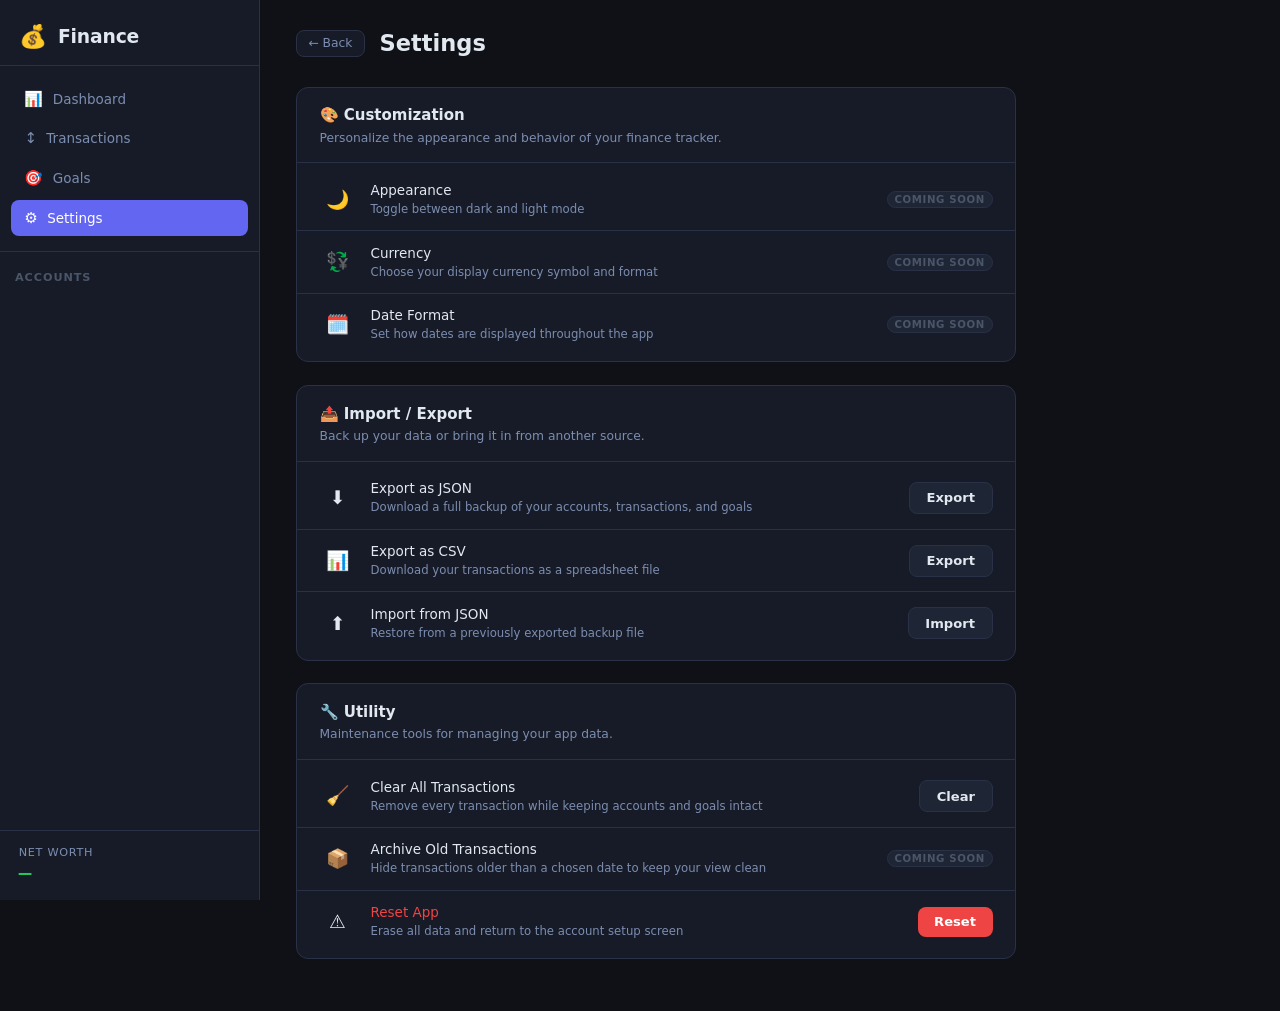
<file: settings.html>
<!DOCTYPE html>
<html lang="en">
<head>
  <meta charset="UTF-8" />
  <meta name="viewport" content="width=device-width, initial-scale=1.0" />
  <title>Settings — Finance</title>
  <link rel="stylesheet" href="styles.css" />
</head>
<body>

  <!-- Mobile top bar (hidden on desktop via CSS) -->
  <div class="mobile-topbar" id="mobileTopbar">
    <div class="mobile-topbar-brand">
      <span class="app-logo">💰</span>
      <span class="app-title">Finance</span>
    </div>
    <button class="hamburger-btn" id="hamburgerBtn" aria-label="Toggle menu">
      <span class="ham-line"></span>
      <span class="ham-line"></span>
      <span class="ham-line"></span>
    </button>
  </div>

  <!-- Drawer backdrop (mobile only) -->
  <div class="drawer-backdrop" id="drawerBackdrop"></div>

  <!-- Sidebar -->
  <aside class="sidebar" id="sidebar">
    <div class="sidebar-header">
      <span class="app-logo">💰</span>
      <h1 class="app-title">Finance</h1>
    </div>

    <nav class="sidebar-nav">
      <a href="index.html" class="nav-item">
        <span class="nav-icon">📊</span> Dashboard
      </a>
      <a href="index.html" class="nav-item">
        <span class="nav-icon">↕️</span> Transactions
      </a>
      <a href="index.html" class="nav-item">
        <span class="nav-icon">🎯</span> Goals
      </a>
      <a href="settings.html" class="nav-item active">
        <span class="nav-icon">⚙️</span> Settings
      </a>
    </nav>

    <div class="sidebar-accounts">
      <div class="section-header">
        <span>Accounts</span>
      </div>
      <ul class="account-list" id="accountList"></ul>
    </div>

    <div class="sidebar-footer">
      <div class="net-worth-label">Net Worth</div>
      <div class="net-worth-value mono" id="netWorth">—</div>
    </div>
  </aside>

  <!-- Main content -->
  <main class="main">
    <div class="settings-page">

      <div class="settings-page-header">
        <a href="index.html" class="back-link">← Back</a>
        <h2>Settings</h2>
      </div>

      <!-- ========================
           Section 1: Customization
           ======================== -->
      <section class="settings-section">
        <div class="settings-section-hd">
          <h3>🎨 Customization</h3>
          <p>Personalize the appearance and behavior of your finance tracker.</p>
        </div>
        <div class="settings-section-body">

          <div class="settings-row">
            <div class="settings-row-icon">🌙</div>
            <div class="settings-row-content">
              <div class="settings-row-title">Appearance</div>
              <div class="settings-row-desc">Toggle between dark and light mode</div>
            </div>
            <span class="settings-badge">Coming soon</span>
          </div>

          <div class="settings-row">
            <div class="settings-row-icon">💱</div>
            <div class="settings-row-content">
              <div class="settings-row-title">Currency</div>
              <div class="settings-row-desc">Choose your display currency symbol and format</div>
            </div>
            <span class="settings-badge">Coming soon</span>
          </div>

          <div class="settings-row">
            <div class="settings-row-icon">🗓️</div>
            <div class="settings-row-content">
              <div class="settings-row-title">Date Format</div>
              <div class="settings-row-desc">Set how dates are displayed throughout the app</div>
            </div>
            <span class="settings-badge">Coming soon</span>
          </div>

        </div>
      </section>

      <!-- ==========================
           Section 2: Import / Export
           ========================== -->
      <section class="settings-section">
        <div class="settings-section-hd">
          <h3>📤 Import / Export</h3>
          <p>Back up your data or bring it in from another source.</p>
        </div>
        <div class="settings-section-body">

          <div class="settings-row">
            <div class="settings-row-icon">⬇️</div>
            <div class="settings-row-content">
              <div class="settings-row-title">Export as JSON</div>
              <div class="settings-row-desc">Download a full backup of your accounts, transactions, and goals</div>
            </div>
            <button class="btn ghost" disabled>Export</button>
          </div>

          <div class="settings-row">
            <div class="settings-row-icon">📊</div>
            <div class="settings-row-content">
              <div class="settings-row-title">Export as CSV</div>
              <div class="settings-row-desc">Download your transactions as a spreadsheet file</div>
            </div>
            <button class="btn ghost" disabled>Export</button>
          </div>

          <div class="settings-row">
            <div class="settings-row-icon">⬆️</div>
            <div class="settings-row-content">
              <div class="settings-row-title">Import from JSON</div>
              <div class="settings-row-desc">Restore from a previously exported backup file</div>
            </div>
            <button class="btn ghost" disabled>Import</button>
          </div>

        </div>
      </section>

      <!-- ==================
           Section 3: Utility
           ================== -->
      <section class="settings-section">
        <div class="settings-section-hd">
          <h3>🔧 Utility</h3>
          <p>Maintenance tools for managing your app data.</p>
        </div>
        <div class="settings-section-body">

          <div class="settings-row">
            <div class="settings-row-icon">🧹</div>
            <div class="settings-row-content">
              <div class="settings-row-title">Clear All Transactions</div>
              <div class="settings-row-desc">Remove every transaction while keeping accounts and goals intact</div>
            </div>
            <button class="btn ghost" disabled>Clear</button>
          </div>

          <div class="settings-row">
            <div class="settings-row-icon">📦</div>
            <div class="settings-row-content">
              <div class="settings-row-title">Archive Old Transactions</div>
              <div class="settings-row-desc">Hide transactions older than a chosen date to keep your view clean</div>
            </div>
            <span class="settings-badge">Coming soon</span>
          </div>

          <div class="settings-row settings-row-danger">
            <div class="settings-row-icon">⚠️</div>
            <div class="settings-row-content">
              <div class="settings-row-title">Reset App</div>
              <div class="settings-row-desc">Erase all data and return to the account setup screen</div>
            </div>
            <button class="btn danger" disabled>Reset</button>
          </div>

        </div>
      </section>

    </div>
  </main>

  <!-- Toast container (needed if app.js triggers any toasts) -->
  <div class="toast-container" id="toastContainer"></div>

  <script src="app.js"></script>
</body>
</html>
</file>
<file: styles.css>
/* =====================
   CSS Variables / Reset
   ===================== */
:root {
  --bg: #0f1117;
  --bg2: #161b27;
  --bg3: #1e2535;
  --border: #2a3147;
  --text: #e2e8f0;
  --text-muted: #7c8db0;
  --text-dim: #4a5568;
  --primary: #6366f1;
  --primary-dark: #4f51c9;
  --income: #22c55e;
  --expense: #ef4444;
  --transfer: #f59e0b;
  --radius: 12px;
  --radius-sm: 8px;
  --shadow: 0 4px 24px rgba(0,0,0,0.4);
  --font: 'Segoe UI', system-ui, sans-serif;
  --mono: 'Courier New', 'Consolas', monospace;
  --sidebar-w: 260px;
  --transition: 0.18s ease;
}

*, *::before, *::after { box-sizing: border-box; margin: 0; padding: 0; }

html { font-size: 15px; }

body {
  font-family: var(--font);
  background: var(--bg);
  color: var(--text);
  min-height: 100vh;
  display: flex;
  overflow-x: hidden;
}

ul { list-style: none; }
button { cursor: pointer; border: none; background: none; color: inherit; font: inherit; }
input, select, textarea { font: inherit; color: inherit; background: var(--bg3); border: 1px solid var(--border); border-radius: var(--radius-sm); padding: 0.55rem 0.75rem; width: 100%; outline: none; transition: border-color var(--transition); }
input:focus, select:focus { border-color: var(--primary); }
input::placeholder { color: var(--text-dim); }

.mono { font-family: var(--mono); letter-spacing: -0.02em; }

/* =====================
   Layout
   ===================== */
.sidebar {
  width: var(--sidebar-w);
  min-height: 100vh;
  background: var(--bg2);
  border-right: 1px solid var(--border);
  display: flex;
  flex-direction: column;
  position: fixed;
  top: 0; left: 0;
  z-index: 10;
}

.main {
  margin-left: var(--sidebar-w);
  flex: 1;
  padding: 2rem 2.4rem;
  min-height: 100vh;
  max-width: calc(100vw - var(--sidebar-w));
}

/* =====================
   Sidebar
   ===================== */
.sidebar-header {
  display: flex;
  align-items: center;
  gap: 0.75rem;
  padding: 1.5rem 1.25rem 1rem;
  border-bottom: 1px solid var(--border);
}

.app-logo { font-size: 1.5rem; }
.app-title { font-size: 1.25rem; font-weight: 700; letter-spacing: -0.01em; }

.sidebar-nav {
  display: flex;
  flex-direction: column;
  padding: 1rem 0.75rem;
  gap: 0.25rem;
}

.nav-item {
  display: flex;
  align-items: center;
  gap: 0.625rem;
  padding: 0.6rem 0.875rem;
  border-radius: var(--radius-sm);
  font-size: 0.9rem;
  font-weight: 500;
  color: var(--text-muted);
  transition: background var(--transition), color var(--transition);
  text-align: left;
  text-decoration: none;
}
.nav-item:hover { background: var(--bg3); color: var(--text); }
.nav-item.active { background: var(--primary); color: #fff; }
.nav-icon { font-size: 1rem; }

.sidebar-accounts {
  flex: 1;
  overflow-y: auto;
  padding: 0.5rem 0.75rem 0.5rem;
  border-top: 1px solid var(--border);
}

.section-header {
  display: flex;
  align-items: center;
  justify-content: space-between;
  padding: 0.75rem 0.25rem 0.5rem;
  font-size: 0.75rem;
  font-weight: 600;
  text-transform: uppercase;
  letter-spacing: 0.08em;
  color: var(--text-dim);
}

.icon-btn {
  width: 24px; height: 24px;
  border-radius: 6px;
  display: flex; align-items: center; justify-content: center;
  font-size: 1.1rem;
  color: var(--text-muted);
  transition: background var(--transition), color var(--transition);
}
.icon-btn:hover { background: var(--bg3); color: var(--text); }

.account-list { display: flex; flex-direction: column; gap: 0.2rem; }

.account-item {
  display: flex;
  align-items: center;
  gap: 0.6rem;
  padding: 0.55rem 0.5rem;
  border-radius: var(--radius-sm);
  cursor: pointer;
  transition: background var(--transition);
  position: relative;
}
.account-item:hover { background: var(--bg3); }
.account-item:hover .account-actions { opacity: 1; }

.account-dot {
  width: 32px; height: 32px;
  border-radius: 8px;
  display: flex; align-items: center; justify-content: center;
  font-size: 1rem;
  flex-shrink: 0;
}
.account-info { flex: 1; min-width: 0; }
.account-name { font-size: 0.85rem; font-weight: 500; white-space: nowrap; overflow: hidden; text-overflow: ellipsis; }
.account-type { font-size: 0.72rem; color: var(--text-muted); }
.account-bal { font-family: var(--mono); font-size: 0.82rem; color: var(--text-muted); white-space: nowrap; }

.account-actions {
  display: flex; gap: 0.1rem;
  opacity: 0;
  transition: opacity var(--transition);
}
.account-actions button {
  width: 22px; height: 22px;
  border-radius: 5px;
  font-size: 0.75rem;
  color: var(--text-muted);
  display: flex; align-items: center; justify-content: center;
}
.account-actions button:hover { background: var(--border); color: var(--text); }

.sidebar-footer {
  padding: 1rem 1.25rem;
  border-top: 1px solid var(--border);
}
.net-worth-label { font-size: 0.75rem; color: var(--text-muted); text-transform: uppercase; letter-spacing: 0.06em; }
.net-worth-value { font-size: 1.4rem; font-weight: 700; color: var(--income); margin-top: 0.2rem; }

/* =====================
   Views
   ===================== */
.view { display: none; }
.view.active { display: block; }

.view-header {
  display: flex;
  align-items: center;
  justify-content: space-between;
  margin-bottom: 1.75rem;
}
.view-header h2 { font-size: 1.5rem; font-weight: 700; }
.view-subtitle { font-size: 0.85rem; color: var(--text-muted); }

/* =====================
   Stat Cards
   ===================== */
.stat-cards {
  display: grid;
  grid-template-columns: repeat(3, 1fr);
  gap: 1rem;
  margin-bottom: 1.5rem;
}

.stat-card {
  background: var(--bg2);
  border: 1px solid var(--border);
  border-radius: var(--radius);
  padding: 1.25rem 1.5rem;
}
.stat-card.income { border-left: 3px solid var(--income); }
.stat-card.expense { border-left: 3px solid var(--expense); }

.stat-label { font-size: 0.78rem; text-transform: uppercase; letter-spacing: 0.07em; color: var(--text-muted); margin-bottom: 0.5rem; }
.stat-value { font-size: 1.6rem; font-weight: 700; }

/* =====================
   Charts
   ===================== */
.charts-row {
  display: grid;
  grid-template-columns: 320px 1fr;
  gap: 1rem;
  margin-bottom: 1.5rem;
}

.chart-card {
  background: var(--bg2);
  border: 1px solid var(--border);
  border-radius: var(--radius);
  padding: 1.25rem 1.5rem;
}
.chart-card.wide { }

.chart-title { font-size: 0.85rem; font-weight: 600; margin-bottom: 1rem; color: var(--text-muted); text-transform: uppercase; letter-spacing: 0.06em; }

.donut-wrap {
  width: 180px;
  height: 180px;
  margin: 0 auto 1rem;
  position: relative;
}

.donut-legend { display: flex; flex-direction: column; gap: 0.4rem; }
.legend-item { display: flex; align-items: center; gap: 0.5rem; font-size: 0.8rem; }
.legend-dot { width: 10px; height: 10px; border-radius: 50%; flex-shrink: 0; }
.legend-name { flex: 1; color: var(--text-muted); }
.legend-val { font-family: var(--mono); font-size: 0.78rem; }

/* =====================
   Transaction List
   ===================== */
.recent-section { }

.tx-list {
  display: flex;
  flex-direction: column;
  gap: 0.4rem;
  max-height: 320px;
  overflow-y: auto;
}
.tx-list.full { max-height: none; }

.tx-item {
  display: flex;
  align-items: center;
  gap: 0.875rem;
  padding: 0.75rem 1rem;
  background: var(--bg2);
  border: 1px solid var(--border);
  border-radius: var(--radius-sm);
  transition: background var(--transition);
}
.tx-item:hover { background: var(--bg3); }
.tx-item:hover .tx-delete { opacity: 1; }

.tx-icon {
  width: 36px; height: 36px;
  border-radius: 9px;
  display: flex; align-items: center; justify-content: center;
  font-size: 1rem;
  flex-shrink: 0;
}
.tx-icon.income { background: rgba(34,197,94,0.15); }
.tx-icon.expense { background: rgba(239,68,68,0.15); }
.tx-icon.transfer { background: rgba(245,158,11,0.15); }

.tx-meta { flex: 1; min-width: 0; }
.tx-desc { font-size: 0.88rem; font-weight: 500; white-space: nowrap; overflow: hidden; text-overflow: ellipsis; }
.tx-sub { font-size: 0.75rem; color: var(--text-muted); margin-top: 0.15rem; }

.tx-right { text-align: right; }
.tx-amount {
  font-family: var(--mono);
  font-size: 0.92rem;
  font-weight: 600;
}
.tx-amount.income { color: var(--income); }
.tx-amount.expense { color: var(--expense); }
.tx-amount.transfer { color: var(--transfer); }
.tx-date { font-size: 0.72rem; color: var(--text-muted); margin-top: 0.15rem; }

.tx-delete {
  opacity: 0;
  transition: opacity var(--transition);
  color: var(--text-dim);
  font-size: 0.85rem;
  padding: 4px 6px;
  border-radius: 5px;
}
.tx-delete:hover { background: rgba(239,68,68,0.15); color: var(--expense); }

.tx-empty {
  text-align: center;
  padding: 2rem;
  color: var(--text-dim);
  font-size: 0.9rem;
}

/* =====================
   Transactions Filters
   ===================== */
.tx-filters {
  display: flex;
  align-items: center;
  gap: 1rem;
  margin-bottom: 1rem;
  flex-wrap: wrap;
}

.filter-tabs { display: flex; gap: 0.3rem; }
.filter-tab {
  padding: 0.4rem 0.875rem;
  border-radius: var(--radius-sm);
  font-size: 0.82rem;
  font-weight: 500;
  color: var(--text-muted);
  transition: background var(--transition), color var(--transition);
}
.filter-tab:hover { background: var(--bg3); color: var(--text); }
.filter-tab.active { background: var(--primary); color: #fff; }

.search-input { max-width: 240px; }

/* =====================
   Goals
   ===================== */
.goals-grid {
  display: grid;
  grid-template-columns: repeat(auto-fill, minmax(280px, 1fr));
  gap: 1rem;
}

.goal-card {
  background: var(--bg2);
  border: 1px solid var(--border);
  border-radius: var(--radius);
  padding: 1.25rem;
  position: relative;
}
.goal-card:hover .goal-actions { opacity: 1; }

.goal-header { display: flex; align-items: center; gap: 0.75rem; margin-bottom: 0.875rem; }
.goal-emoji { font-size: 1.75rem; }
.goal-name { font-size: 1rem; font-weight: 600; }
.goal-type { font-size: 0.75rem; color: var(--text-muted); }

.goal-amounts {
  display: flex;
  justify-content: space-between;
  margin-bottom: 0.625rem;
  font-size: 0.8rem;
  color: var(--text-muted);
}
.goal-current { font-family: var(--mono); color: var(--text); font-weight: 600; }
.goal-target { font-family: var(--mono); }

.goal-bar-bg {
  height: 8px;
  border-radius: 4px;
  background: var(--bg3);
  overflow: hidden;
  margin-bottom: 0.5rem;
}
.goal-bar-fill {
  height: 100%;
  border-radius: 4px;
  transition: width 0.5s ease;
}

.goal-pct {
  font-size: 0.78rem;
  color: var(--text-muted);
  display: flex;
  align-items: center;
  gap: 0.4rem;
}
.goal-complete { font-size: 0.82rem; }

.goal-actions {
  position: absolute;
  top: 0.75rem; right: 0.75rem;
  display: flex; gap: 0.25rem;
  opacity: 0;
  transition: opacity var(--transition);
}
.goal-actions button {
  width: 26px; height: 26px;
  border-radius: 6px;
  font-size: 0.78rem;
  color: var(--text-muted);
  display: flex; align-items: center; justify-content: center;
}
.goal-actions button:hover { background: var(--border); color: var(--text); }

/* =====================
   Buttons
   ===================== */
.btn {
  display: inline-flex; align-items: center; justify-content: center;
  padding: 0.5rem 1.1rem;
  border-radius: var(--radius-sm);
  font-size: 0.875rem;
  font-weight: 600;
  transition: background var(--transition), opacity var(--transition);
  white-space: nowrap;
}
.btn.primary { background: var(--primary); color: #fff; }
.btn.primary:hover { background: var(--primary-dark); }
.btn.ghost { background: var(--bg3); color: var(--text); border: 1px solid var(--border); }
.btn.ghost:hover { background: var(--border); }
.btn.danger { background: var(--expense); color: #fff; }
.btn.danger:hover { background: #c53030; }

.text-btn { font-size: 0.82rem; color: var(--primary); font-weight: 500; }
.text-btn:hover { text-decoration: underline; }

/* =====================
   Modals
   ===================== */
.modal-overlay {
  display: none;
  position: fixed;
  inset: 0;
  background: rgba(0,0,0,0.65);
  z-index: 100;
  align-items: center;
  justify-content: center;
  padding: 1rem;
}
.modal-overlay.open { display: flex; }

.modal {
  background: var(--bg2);
  border: 1px solid var(--border);
  border-radius: var(--radius);
  width: 100%;
  max-width: 440px;
  box-shadow: var(--shadow);
  animation: slideUp 0.2s ease;
}
.modal.small { max-width: 340px; }

@keyframes slideUp {
  from { transform: translateY(20px); opacity: 0; }
  to   { transform: translateY(0);    opacity: 1; }
}

.modal-header {
  display: flex;
  align-items: center;
  justify-content: space-between;
  padding: 1.1rem 1.4rem 0.875rem;
  border-bottom: 1px solid var(--border);
}
.modal-header h3 { font-size: 1rem; font-weight: 700; }

.close-btn {
  width: 28px; height: 28px;
  border-radius: 7px;
  display: flex; align-items: center; justify-content: center;
  font-size: 0.85rem;
  color: var(--text-muted);
}
.close-btn:hover { background: var(--bg3); color: var(--text); }

.modal-form {
  padding: 1.1rem 1.4rem 1.4rem;
  display: flex;
  flex-direction: column;
  gap: 0.875rem;
}

.confirm-msg { padding: 1rem 1.4rem; color: var(--text-muted); font-size: 0.9rem; }

.form-row { display: flex; flex-direction: column; gap: 0.35rem; }
.form-row label { font-size: 0.78rem; font-weight: 600; text-transform: uppercase; letter-spacing: 0.06em; color: var(--text-muted); }

.form-actions {
  display: flex;
  gap: 0.625rem;
  justify-content: flex-end;
  margin-top: 0.25rem;
  padding: 0 1.4rem 1.4rem;
}
.modal-form .form-actions { padding: 0; margin-top: 0.5rem; }

/* =====================
   Color Swatch
   ===================== */
.color-swatch {
  display: flex;
  flex-wrap: wrap;
  gap: 0.4rem;
}
.swatch-dot {
  width: 24px; height: 24px;
  border-radius: 50%;
  cursor: pointer;
  border: 2px solid transparent;
  transition: border-color var(--transition), transform var(--transition);
}
.swatch-dot:hover { transform: scale(1.15); }
.swatch-dot.selected { border-color: #fff; }

/* =====================
   Type Tabs (in modal)
   ===================== */
.type-tabs { display: flex; gap: 0.3rem; }
.type-tab {
  flex: 1;
  padding: 0.45rem;
  border-radius: var(--radius-sm);
  font-size: 0.82rem;
  font-weight: 600;
  color: var(--text-muted);
  border: 1px solid var(--border);
  transition: all var(--transition);
}
.type-tab:hover { background: var(--bg3); color: var(--text); }
.type-tab[data-type="expense"].active { background: rgba(239,68,68,0.2); color: var(--expense); border-color: var(--expense); }
.type-tab[data-type="income"].active  { background: rgba(34,197,94,0.2);  color: var(--income);  border-color: var(--income); }
.type-tab[data-type="transfer"].active { background: rgba(245,158,11,0.2); color: var(--transfer); border-color: var(--transfer); }

/* =====================
   Toasts
   ===================== */
.toast-container {
  position: fixed;
  bottom: 1.5rem;
  right: 1.5rem;
  z-index: 200;
  display: flex;
  flex-direction: column;
  gap: 0.5rem;
  align-items: flex-end;
}

.toast {
  background: var(--bg3);
  border: 1px solid var(--border);
  border-radius: var(--radius-sm);
  padding: 0.75rem 1.1rem;
  font-size: 0.85rem;
  box-shadow: var(--shadow);
  animation: toastIn 0.25s ease;
  display: flex;
  align-items: center;
  gap: 0.5rem;
  min-width: 220px;
}
.toast.success { border-left: 3px solid var(--income); }
.toast.error   { border-left: 3px solid var(--expense); }
.toast.info    { border-left: 3px solid var(--primary); }

@keyframes toastIn {
  from { transform: translateX(40px); opacity: 0; }
  to   { transform: translateX(0);    opacity: 1; }
}
@keyframes toastOut {
  from { transform: translateX(0);    opacity: 1; }
  to   { transform: translateX(40px); opacity: 0; }
}
.toast.hiding { animation: toastOut 0.2s ease forwards; }

/* =====================
   Scrollbars
   ===================== */
::-webkit-scrollbar { width: 6px; height: 6px; }
::-webkit-scrollbar-track { background: transparent; }
::-webkit-scrollbar-thumb { background: var(--border); border-radius: 3px; }
::-webkit-scrollbar-thumb:hover { background: var(--text-dim); }

/* =====================
   Onboarding
   ===================== */
.onboarding-screen {
  display: none;
  position: fixed;
  inset: 0;
  background: var(--bg);
  z-index: 300;
  overflow-y: auto;
  justify-content: center;
  padding: 3rem 1rem 4rem;
}
.onboarding-screen.active { display: flex; }

.onboarding-card {
  width: 100%;
  max-width: 540px;
  background: var(--bg2);
  border: 1px solid var(--border);
  border-radius: var(--radius);
  box-shadow: var(--shadow);
  overflow: hidden;
  align-self: flex-start;
}

.onboarding-hero {
  text-align: center;
  padding: 2.5rem 2rem 2rem;
  border-bottom: 1px solid var(--border);
  background: linear-gradient(180deg, rgba(99,102,241,0.1) 0%, transparent 100%);
}
.onboarding-logo { font-size: 3rem; display: block; margin-bottom: 0.75rem; }
.onboarding-title { font-size: 1.5rem; font-weight: 700; margin-bottom: 0.5rem; }
.onboarding-sub { font-size: 0.875rem; color: var(--text-muted); max-width: 380px; margin: 0 auto; line-height: 1.6; }

.onboarding-section {
  padding: 1.5rem 2rem;
  border-bottom: 1px solid var(--border);
}

.ob-section-label {
  font-size: 0.72rem;
  font-weight: 700;
  text-transform: uppercase;
  letter-spacing: 0.09em;
  color: var(--text-dim);
  margin-bottom: 1rem;
  display: flex;
  align-items: center;
  gap: 0.5rem;
}
.ob-count {
  background: var(--primary);
  color: #fff;
  border-radius: 99px;
  padding: 0.1em 0.55em;
  font-size: 0.68rem;
  display: none;
  font-weight: 700;
}
.ob-count.visible { display: inline; }

.ob-row {
  display: grid;
  grid-template-columns: 1fr 1fr;
  gap: 0.75rem;
  margin-bottom: 0.75rem;
}

#obForm .form-row { margin-bottom: 0.75rem; }
#obForm .form-row:last-of-type { margin-bottom: 1rem; }

.ob-add-btn { width: 100%; justify-content: center; }

.ob-acc-list { display: flex; flex-direction: column; gap: 0.4rem; min-height: 52px; }
.ob-empty { color: var(--text-dim); font-size: 0.85rem; padding: 0.75rem 0; }

.ob-acc-item {
  display: flex;
  align-items: center;
  gap: 0.625rem;
  padding: 0.625rem 0.75rem;
  background: var(--bg3);
  border: 1px solid var(--border);
  border-radius: var(--radius-sm);
  animation: slideUp 0.18s ease;
}
.ob-acc-dot {
  width: 34px; height: 34px;
  border-radius: 8px;
  display: flex; align-items: center; justify-content: center;
  font-size: 1rem;
  flex-shrink: 0;
}
.ob-acc-info { flex: 1; min-width: 0; }
.ob-acc-name { font-size: 0.875rem; font-weight: 500; white-space: nowrap; overflow: hidden; text-overflow: ellipsis; }
.ob-acc-meta { font-size: 0.72rem; color: var(--text-muted); margin-top: 0.1rem; }
.ob-acc-bal { font-family: var(--mono); font-size: 0.85rem; color: var(--text-muted); white-space: nowrap; }
.ob-remove-btn {
  width: 28px; height: 28px;
  border-radius: 6px;
  display: flex; align-items: center; justify-content: center;
  font-size: 0.8rem;
  color: var(--text-muted);
  flex-shrink: 0;
}
.ob-remove-btn:hover { background: rgba(239,68,68,0.15); color: var(--expense); }

.onboarding-footer {
  padding: 1.5rem 2rem;
  text-align: center;
}
.ob-hint { font-size: 0.8rem; color: var(--text-dim); margin-bottom: 1rem; }
.ob-start-btn {
  width: 100%;
  justify-content: center;
  padding: 0.75rem;
  font-size: 1rem;
  letter-spacing: 0.01em;
}
.ob-start-btn:disabled { opacity: 0.35; cursor: not-allowed; pointer-events: none; }

/* Reset button in sidebar footer */
.reset-btn {
  display: block;
  font-size: 0.72rem;
  color: var(--text-dim);
  margin-top: 0.875rem;
  text-align: left;
  transition: color var(--transition);
}
.reset-btn:hover { color: var(--expense); }

/* =====================
   Settings Page
   ===================== */
.settings-page {
  max-width: 720px;
}

.settings-page-header {
  display: flex;
  align-items: center;
  gap: 1rem;
  margin-bottom: 2rem;
}
.settings-page-header h2 { font-size: 1.5rem; font-weight: 700; }

.back-link {
  display: inline-flex;
  align-items: center;
  gap: 0.375rem;
  font-size: 0.82rem;
  font-weight: 500;
  color: var(--text-muted);
  text-decoration: none;
  padding: 0.35rem 0.75rem;
  border-radius: var(--radius-sm);
  border: 1px solid var(--border);
  background: var(--bg2);
  transition: background var(--transition), color var(--transition), border-color var(--transition);
  white-space: nowrap;
}
.back-link:hover { background: var(--bg3); color: var(--text); border-color: var(--text-dim); }

.settings-section {
  background: var(--bg2);
  border: 1px solid var(--border);
  border-radius: var(--radius);
  margin-bottom: 1.5rem;
  overflow: hidden;
}

.settings-section-hd {
  padding: 1.25rem 1.5rem 1rem;
  border-bottom: 1px solid var(--border);
}
.settings-section-hd h3 {
  font-size: 1rem;
  font-weight: 700;
  margin-bottom: 0.3rem;
}
.settings-section-hd p {
  font-size: 0.82rem;
  color: var(--text-muted);
  line-height: 1.5;
}

.settings-section-body { padding: 0.375rem 0; }

.settings-row {
  display: flex;
  align-items: center;
  gap: 1rem;
  padding: 0.875rem 1.5rem;
  transition: background var(--transition);
}
.settings-row + .settings-row { border-top: 1px solid var(--border); }
.settings-row:hover { background: var(--bg3); }

.settings-row-icon {
  font-size: 1.25rem;
  width: 36px;
  text-align: center;
  flex-shrink: 0;
}
.settings-row-content { flex: 1; min-width: 0; }
.settings-row-title {
  font-size: 0.9rem;
  font-weight: 500;
  margin-bottom: 0.2rem;
}
.settings-row-desc {
  font-size: 0.78rem;
  color: var(--text-muted);
  line-height: 1.4;
}

.settings-badge {
  font-size: 0.68rem;
  font-weight: 700;
  text-transform: uppercase;
  letter-spacing: 0.06em;
  color: var(--text-dim);
  background: var(--bg3);
  border: 1px solid var(--border);
  border-radius: 99px;
  padding: 0.2em 0.65em;
  white-space: nowrap;
  flex-shrink: 0;
}

.settings-row-danger .settings-row-title { color: var(--expense); }
.settings-row-danger .settings-row-icon { filter: saturate(0.5); }

/* =====================
   Mobile Top Bar — hidden on desktop
   ===================== */
.mobile-topbar { display: none; }

.mobile-topbar-brand { display: flex; align-items: center; gap: 0.5rem; }

.hamburger-btn {
  display: flex;
  flex-direction: column;
  justify-content: center;
  gap: 5px;
  padding: 8px;
  border-radius: var(--radius-sm);
  color: var(--text-muted);
  transition: background var(--transition), color var(--transition);
}
.hamburger-btn:hover { background: var(--bg3); color: var(--text); }
.ham-line {
  display: block;
  width: 20px;
  height: 2px;
  background: currentColor;
  border-radius: 1px;
}

.drawer-backdrop {
  display: none;
  position: fixed;
  inset: 0;
  background: rgba(0,0,0,0.55);
  z-index: 9;
  cursor: pointer;
}
.drawer-backdrop.open { display: block; }

body.no-scroll { overflow: hidden; }

/* =====================
   Responsive — tablet
   ===================== */
@media (max-width: 900px) {
  .charts-row { grid-template-columns: 1fr; }
  .stat-cards { grid-template-columns: 1fr 1fr; }
}

/* =====================
   Responsive — mobile (≤768px)
   ===================== */
@media (max-width: 768px) {
  /* --- Sidebar becomes a slide-in drawer --- */
  :root { --sidebar-w: 0px; }

  .sidebar {
    transform: translateX(-100%);
    transition: transform 0.26s ease;
    /* keep z-index: 10 from base — drawer-backdrop at 9 sits behind it */
  }
  .sidebar.drawer-open {
    transform: translateX(0);
    box-shadow: 4px 0 40px rgba(0,0,0,0.55);
  }

  /* --- Main loses sidebar offset, gains top clearance for fixed topbar --- */
  .main {
    margin-left: 0;
    max-width: 100vw;
    padding: 4.5rem 1rem 2rem; /* 4.5rem clears the 52px topbar */
  }

  /* --- Mobile topbar visible --- */
  .mobile-topbar {
    display: flex;
    align-items: center;
    justify-content: space-between;
    position: fixed;
    top: 0; left: 0; right: 0;
    height: 52px;
    background: var(--bg2);
    border-bottom: 1px solid var(--border);
    padding: 0 1rem;
    z-index: 8;
  }
  .mobile-topbar-brand .app-logo { font-size: 1.2rem; }
  .mobile-topbar-brand .app-title { font-size: 1rem; font-weight: 700; }

  /* --- Dashboard stat cards --- */
  .stat-cards { grid-template-columns: 1fr; }
  .stat-value { font-size: 1.35rem; }

  /* --- View headers wrap when buttons are long --- */
  .view-header { flex-wrap: wrap; gap: 0.625rem; margin-bottom: 1.25rem; }
  .view-header h2 { font-size: 1.25rem; }

  /* --- Transaction filters stack vertically --- */
  .tx-filters { flex-direction: column; align-items: stretch; gap: 0.625rem; }
  .filter-tabs { flex-wrap: wrap; }
  .search-input { max-width: 100%; }

  /* --- Goals: single column --- */
  .goals-grid { grid-template-columns: 1fr; }
  /* show goal actions always on touch (no hover) */
  .goal-actions { opacity: 1; }
  .account-actions { opacity: 1; }

  /* --- Modals: bottom sheet on mobile --- */
  .modal-overlay {
    padding: 0;
    align-items: flex-end;
  }
  .modal {
    max-width: 100%;
    border-radius: var(--radius) var(--radius) 0 0;
    max-height: 92vh;
    overflow-y: auto;
  }
  .modal.small {
    max-width: 100%;
    border-radius: var(--radius) var(--radius) 0 0;
  }

  /* --- Onboarding: full-screen, no rounded card --- */
  .onboarding-screen { padding: 0; }
  .onboarding-card {
    max-width: 100%;
    border-radius: 0;
    border-left: none;
    border-right: none;
    align-self: stretch;
  }
  .onboarding-hero { padding: 2rem 1.25rem 1.5rem; }
  .onboarding-section { padding: 1.25rem; }
  .onboarding-footer { padding: 1.25rem 1.25rem 2rem; }
  .ob-row { grid-template-columns: 1fr; }

  /* --- Toasts: span full width --- */
  .toast-container { left: 0.75rem; right: 0.75rem; bottom: 1rem; align-items: stretch; }
  .toast { min-width: 0; }
}
</file>
